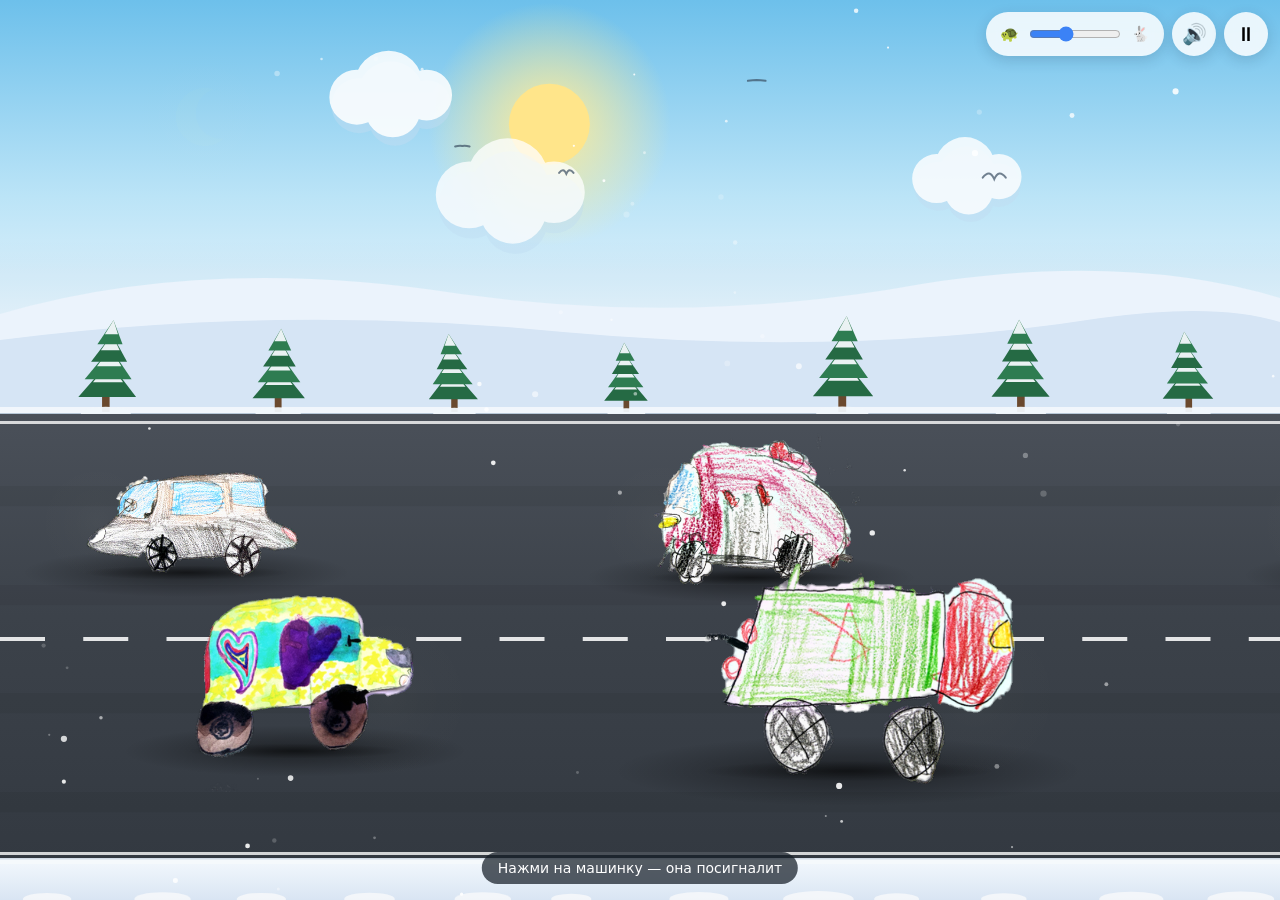
<file: index.html>
<!doctype html>
<html lang="ru">
<head>
  <meta charset="utf-8">
  <meta name="viewport" content="width=device-width, initial-scale=1, viewport-fit=cover">
  <meta name="theme-color" content="#bfe8fb">
  <meta name="road-build" content="2026-11-27-3">
  <title>Дорога — машинки едут</title>
  <link rel="stylesheet" href="styles.css?v=20261127-1">
</head>
<body>
  <canvas id="scene" aria-label="Дорога, по которой едут машинки"></canvas>

  <div class="hud">
    <label class="speed" title="Скорость потока">
      <span aria-hidden="true">🐢</span>
      <input id="speed" type="range" min="0.4" max="2" step="0.1" value="1" aria-label="Скорость потока">
      <span aria-hidden="true">🐇</span>
    </label>
    <button id="sound" type="button" aria-label="Выключить звук" aria-pressed="true" title="Звук">🔊</button>
    <button id="pause" type="button" aria-label="Пауза" title="Пауза">⏸</button>
  </div>

  <div id="hint" class="hint">Нажми на машинку — она посигналит</div>
  <div id="toast" class="toast" role="status" aria-live="polite"></div>

  <script src="game.js?v=20261127-14"></script>
</body>
</html>
</file>
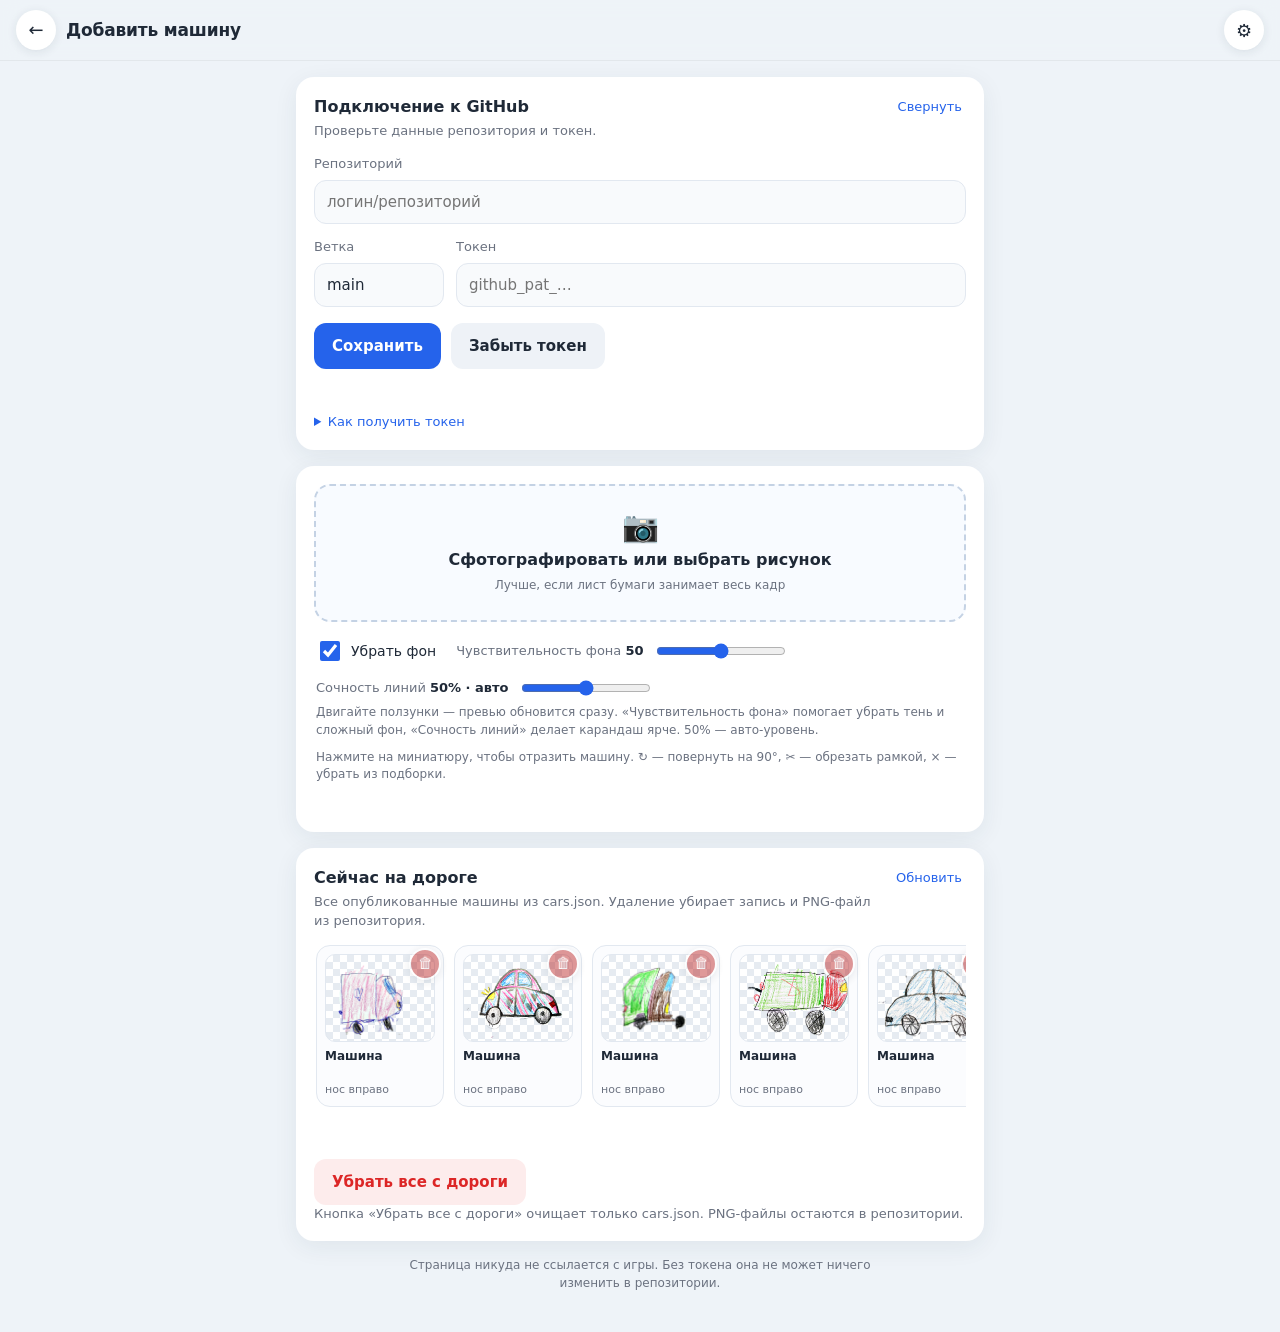
<file: admin.html>
<!doctype html>
<html lang="ru">
<head>
  <meta charset="utf-8">
  <meta name="viewport" content="width=device-width, initial-scale=1, viewport-fit=cover">
  <meta name="theme-color" content="#eef3f8">
  <title>Добавить машину — Дорога</title>
  <link rel="stylesheet" href="admin.css?v=20261127-1">
</head>
<body>
  <header class="topbar">
    <a class="back" href="index.html" aria-label="Вернуться к игре">←</a>
    <h1>Добавить машину</h1>
    <button id="settingsBtn" class="icon-btn" type="button" aria-label="Настройки" title="Настройки">⚙️</button>
  </header>

  <main>
    <section id="settings" class="card settings">
      <div class="card-head">
        <div>
          <h2>Подключение к GitHub</h2>
          <p id="connectionState" class="muted">Проверьте данные репозитория и токен.</p>
        </div>
        <button id="toggleSettings" class="link-btn" type="button" aria-expanded="true">Свернуть</button>
      </div>

      <div id="settingsBody">
        <label class="field">
          <span>Репозиторий</span>
          <input id="repoInput" type="text" placeholder="логин/репозиторий" autocomplete="off" spellcheck="false">
        </label>

        <div class="field-row">
          <label class="field">
            <span>Ветка</span>
            <input id="branchInput" type="text" value="main" autocomplete="off" spellcheck="false">
          </label>
          <label class="field grow">
            <span>Токен</span>
            <input id="tokenInput" type="password" placeholder="github_pat_…" autocomplete="off" spellcheck="false">
          </label>
        </div>

        <div class="row">
          <button id="saveSettings" class="primary" type="button">Сохранить</button>
          <button id="logoutBtn" class="ghost" type="button">Забыть токен</button>
        </div>

        <p id="settingsStatus" class="status" role="status"></p>

        <details class="help">
          <summary>Как получить токен</summary>
          <ol>
            <li>Откройте github.com → <b>Settings</b> → <b>Developer settings</b> → <b>Personal access tokens</b> → <b>Fine-grained tokens</b>.</li>
            <li>Нажмите <b>Generate new token</b>.</li>
            <li>В <b>Repository access</b> выберите <b>Only select repositories</b> и укажите репозиторий с игрой.</li>
            <li>В <b>Repository permissions</b> найдите <b>Contents</b> и поставьте <b>Read and write</b>.</li>
            <li>Создайте токен и скопируйте его сюда.</li>
          </ol>
          <p class="muted">Токен хранится только в этом браузере и не попадает в код сайта. На чужом компьютере не сохраняйте его.</p>
        </details>
      </div>
    </section>

    <section id="uploadCard" class="card">
      <label class="pick" for="fileInput" id="pickLabel">
        <span class="pick-icon" aria-hidden="true">📷</span>
        <span class="pick-title">Сфотографировать или выбрать рисунок</span>
        <span class="pick-hint">Лучше, если лист бумаги занимает весь кадр</span>
      </label>
      <input id="fileInput" type="file" accept="image/*" multiple hidden>

      <div class="options">
        <label class="check">
          <input id="removeBg" type="checkbox" checked>
          <span>Убрать фон</span>
        </label>
        <label class="tol">
          <span>Чувствительность фона <b id="toleranceValue">50</b></span>
          <input id="tolerance" type="range" min="0" max="100" step="5" value="50" aria-label="Чувствительность фона">
        </label>
        <label class="tol">
          <span>Сочность линий <b id="juiceValue">50% · авто</b></span>
          <input id="juice" type="range" min="0" max="100" step="5" value="50" aria-label="Сочность линий">
        </label>
      </div>
      <p class="options-hint muted">Двигайте ползунки — превью обновится сразу. «Чувствительность фона» помогает убрать тень и сложный фон, «Сочность линий» делает карандаш ярче. 50% — авто-уровень.</p>

      <div id="list" class="thumb-strip" aria-label="Выбранные фото"></div>
      <p class="list-hint muted">Нажмите на миниатюру, чтобы отразить машину. ↻ — повернуть на 90°, ✂️ — обрезать рамкой, × — убрать из подборки.</p>

      <div id="actions" class="actions" hidden>
        <button id="addBtn" class="primary big" type="button">Опубликовать на дороге</button>
      </div>

      <p id="status" class="status" role="status"></p>
    </section>

    <section id="roadCard" class="card road-card">
      <div class="card-head">
        <div>
          <h2>Сейчас на дороге</h2>
          <p class="muted">Все опубликованные машины из cars.json. Удаление убирает запись и PNG-файл из репозитория.</p>
        </div>
        <button id="refreshRoadBtn" class="link-btn" type="button">Обновить</button>
      </div>
      <div id="publishedList" class="published-list"></div>
      <p id="roadStatus" class="status" role="status"></p>
      <button id="clearRoadBtn" class="ghost danger" type="button">Убрать все с дороги</button>
      <p class="muted">Кнопка «Убрать все с дороги» очищает только cars.json. PNG-файлы остаются в репозитории.</p>
    </section>

    <section id="doneCard" class="card done" hidden>
      <div class="done-icon" aria-hidden="true">🎉</div>
      <h2>Готово!</h2>
      <p id="doneText"></p>
      <p class="muted">GitHub пересобирает сайт. Игра на компьютере подхватит новые машины сама — обычно в течение минуты.</p>
      <div class="row">
        <a class="primary as-button" href="index.html">Открыть игру</a>
        <button id="againBtn" class="ghost" type="button">Добавить ещё</button>
      </div>
    </section>

    <p class="footnote">Страница никуда не ссылается с игры. Без токена она не может ничего изменить в репозитории.</p>
  </main>

  <div id="cropModal" class="crop-modal" hidden>
    <div class="crop-dialog" role="dialog" aria-modal="true" aria-labelledby="cropTitle">
      <div class="crop-head">
        <strong id="cropTitle">Обрезать фото</strong>
        <button id="cropCancelX" class="crop-close" type="button" aria-label="Закрыть">×</button>
      </div>
      <div id="cropStage" class="crop-stage">
        <img id="cropImage" alt="Исходное фото машины" draggable="false">
        <div id="cropFrame" class="crop-frame" hidden>
          <span class="crop-handle nw" data-handle="nw"></span>
          <span class="crop-handle ne" data-handle="ne"></span>
          <span class="crop-handle sw" data-handle="sw"></span>
          <span class="crop-handle se" data-handle="se"></span>
          <span class="crop-grid" aria-hidden="true"></span>
        </div>
      </div>
      <div class="crop-actions">
        <button id="cropReset" class="crop-ghost" type="button">Сбросить</button>
        <button id="cropCancel" class="crop-ghost" type="button">Отмена</button>
        <button id="cropApply" class="crop-primary" type="button">Применить</button>
      </div>
    </div>
  </div>

  <script src="image-processing.js?v=20261127-21"></script>
  <script src="admin.js?v=20261127-11"></script>
</body>
</html>
</file>
<file: styles.css>
*,
*::before,
*::after {
  box-sizing: border-box;
}

html,
body {
  margin: 0;
  height: 100%;
  overflow: hidden;
  background: #bfe8fb;
  font-family: system-ui, -apple-system, "Segoe UI", Roboto, sans-serif;
  overscroll-behavior: none;
  -webkit-tap-highlight-color: transparent;
}

#scene {
  position: fixed;
  inset: 0;
  display: block;
  width: 100%;
  height: 100%;
  touch-action: manipulation;
  cursor: pointer;
}

.hud {
  position: fixed;
  top: max(12px, env(safe-area-inset-top));
  right: max(12px, env(safe-area-inset-right));
  display: flex;
  align-items: center;
  gap: 8px;
  z-index: 2;
}

.hud button,
.speed {
  height: 44px;
  border: 0;
  border-radius: 999px;
  background: rgba(255, 255, 255, 0.84);
  box-shadow: 0 4px 14px rgba(20, 40, 60, 0.16);
  backdrop-filter: blur(8px);
  -webkit-backdrop-filter: blur(8px);
}

.hud button {
  width: 44px;
  padding: 0;
  font-size: 20px;
  line-height: 1;
  cursor: pointer;
  transition: transform 0.12s ease, background 0.12s ease;
}

.hud button:hover {
  background: rgba(255, 255, 255, 0.96);
}

.hud button:active {
  transform: scale(0.93);
}

.hud button[aria-pressed="false"] {
  opacity: 0.6;
}

.speed {
  display: flex;
  align-items: center;
  gap: 8px;
  padding: 0 14px;
  font-size: 15px;
  user-select: none;
}

.speed input {
  width: 92px;
  accent-color: #3b82f6;
  cursor: pointer;
}

.hint {
  position: fixed;
  left: 50%;
  bottom: max(16px, env(safe-area-inset-bottom));
  transform: translateX(-50%);
  padding: 8px 16px;
  border-radius: 999px;
  background: rgba(22, 30, 40, 0.72);
  color: #fff;
  font-size: 14px;
  white-space: nowrap;
  pointer-events: none;
  transition: opacity 0.7s ease;
  z-index: 2;
}

.hint.is-hidden {
  opacity: 0;
}

.toast {
  position: fixed;
  left: 50%;
  top: max(68px, calc(env(safe-area-inset-top) + 60px));
  transform: translate(-50%, -8px);
  max-width: min(90vw, 420px);
  padding: 10px 18px;
  border-radius: 999px;
  background: rgba(22, 30, 40, 0.84);
  color: #fff;
  font-size: 14px;
  text-align: center;
  opacity: 0;
  pointer-events: none;
  transition: opacity 0.35s ease, transform 0.35s ease;
  z-index: 3;
}

.toast.is-visible {
  opacity: 1;
  transform: translate(-50%, 0);
}

@media (max-width: 560px) {
  .speed {
    display: none;
  }
}

@media (prefers-reduced-motion: reduce) {
  .hud button {
    transition: none;
  }
  .hint {
    transition: none;
  }
}
</file>
<file: admin.css>
:root {
  --bg: #eef3f8;
  --card: #ffffff;
  --ink: #1f2937;
  --muted: #6b7280;
  --line: #e2e8f0;
  --primary: #2563eb;
  --primary-dark: #1d4ed8;
  --danger: #dc2626;
  --ok: #15803d;
  --warn: #b45309;
  --radius: 18px;
}

*,
*::before,
*::after {
  box-sizing: border-box;
}

html {
  -webkit-text-size-adjust: 100%;
}

body {
  margin: 0;
  min-height: 100%;
  background: var(--bg);
  color: var(--ink);
  font-family: system-ui, -apple-system, "Segoe UI", Roboto, sans-serif;
  font-size: 16px;
  line-height: 1.45;
}

.topbar {
  position: sticky;
  top: 0;
  z-index: 5;
  display: flex;
  align-items: center;
  gap: 10px;
  padding: max(10px, env(safe-area-inset-top)) 16px 10px;
  background: rgba(238, 243, 248, 0.92);
  backdrop-filter: blur(10px);
  -webkit-backdrop-filter: blur(10px);
  border-bottom: 1px solid rgba(0, 0, 0, 0.05);
}

.topbar h1 {
  flex: 1;
  margin: 0;
  font-size: 17px;
  font-weight: 700;
  letter-spacing: -0.01em;
}

.back,
.icon-btn {
  display: inline-flex;
  align-items: center;
  justify-content: center;
  width: 40px;
  height: 40px;
  border: 0;
  border-radius: 50%;
  background: #fff;
  color: var(--ink);
  font-size: 18px;
  text-decoration: none;
  box-shadow: 0 2px 10px rgba(30, 50, 70, 0.1);
  cursor: pointer;
}

.back:active,
.icon-btn:active {
  transform: scale(0.94);
}

main {
  max-width: 720px;
  margin: 0 auto;
  padding: 16px 16px 40px;
}

.card {
  background: var(--card);
  border-radius: var(--radius);
  padding: 18px;
  margin-bottom: 16px;
  box-shadow: 0 6px 24px rgba(30, 50, 70, 0.07);
}

.card-head {
  display: flex;
  align-items: flex-start;
  gap: 12px;
  justify-content: space-between;
}

.card h2 {
  margin: 0 0 4px;
  font-size: 16px;
  font-weight: 700;
}

.muted {
  margin: 0;
  color: var(--muted);
  font-size: 13px;
}

.link-btn {
  flex: 0 0 auto;
  border: 0;
  background: none;
  color: var(--primary);
  font-size: 13px;
  padding: 4px;
  cursor: pointer;
}

.field {
  display: flex;
  flex-direction: column;
  gap: 6px;
  margin-top: 14px;
  font-size: 13px;
  color: var(--muted);
}

.field-row {
  display: flex;
  gap: 12px;
}

.field-row .field {
  margin-top: 14px;
}

.field.grow {
  flex: 1;
}

.field input {
  width: 100%;
  min-height: 44px;
  padding: 10px 12px;
  border: 1px solid var(--line);
  border-radius: 12px;
  background: #f8fafc;
  color: var(--ink);
  font-size: 15px;
  font-family: inherit;
}

.field input:focus {
  outline: 2px solid rgba(37, 99, 235, 0.35);
  border-color: var(--primary);
  background: #fff;
}

#branchInput {
  max-width: 130px;
}

.row {
  display: flex;
  flex-wrap: wrap;
  gap: 10px;
  margin-top: 16px;
}

button,
.as-button {
  font-family: inherit;
}

.primary,
.ghost {
  min-height: 46px;
  padding: 11px 18px;
  border-radius: 12px;
  border: 0;
  font-size: 15px;
  font-weight: 600;
  cursor: pointer;
}

.primary {
  background: var(--primary);
  color: #fff;
}

.primary:hover {
  background: var(--primary-dark);
}

.primary:disabled {
  background: #a9b8d4;
  cursor: default;
}

.ghost {
  background: #eef2f7;
  color: var(--ink);
}

.ghost.danger {
  background: #fdecec;
  color: var(--danger);
}

.ghost.danger:hover {
  background: #fbdcdc;
}

.ghost:disabled {
  opacity: 0.5;
  cursor: default;
}

.road-card .ghost {
  margin-top: 14px;
}

.as-button {
  display: inline-flex;
  align-items: center;
  justify-content: center;
  text-decoration: none;
}

.big {
  width: 100%;
  min-height: 52px;
  font-size: 16px;
}

.help {
  margin-top: 14px;
  font-size: 13px;
  color: var(--muted);
}

.help summary {
  cursor: pointer;
  color: var(--primary);
}

.help ol {
  padding-left: 18px;
}

.help li {
  margin: 6px 0;
}

.pick {
  display: flex;
  flex-direction: column;
  align-items: center;
  gap: 6px;
  padding: 26px 16px;
  border: 2px dashed #c4d2e4;
  border-radius: 16px;
  background: #f8fbff;
  text-align: center;
  cursor: pointer;
  transition: border-color 0.15s ease, background 0.15s ease;
}

.pick:hover,
.pick.is-over {
  border-color: var(--primary);
  background: #eef5ff;
}

.pick-icon {
  font-size: 30px;
  line-height: 1;
}

.pick-title {
  font-size: 16px;
  font-weight: 600;
}

.pick-hint {
  font-size: 12px;
  color: var(--muted);
}

.options {
  display: flex;
  flex-wrap: wrap;
  align-items: center;
  gap: 14px 20px;
  margin: 16px 2px 4px;
  font-size: 14px;
}

.options-hint {
  margin: 6px 2px 0;
  font-size: 12px;
}

.check {
  display: inline-flex;
  align-items: center;
  gap: 8px;
  cursor: pointer;
  user-select: none;
}

.check input {
  width: 20px;
  height: 20px;
  accent-color: var(--primary);
}

.tol {
  display: inline-flex;
  align-items: center;
  gap: 10px;
  color: var(--muted);
  font-size: 13px;
}

.tol input {
  width: 130px;
  accent-color: var(--primary);
}

.tol b {
  font-weight: 600;
  color: var(--ink);
}

.list {
  display: flex;
  flex-direction: column;
  gap: 12px;
  margin-top: 14px;
}

.list-hint {
  margin: 10px 2px 0;
  font-size: 12px;
}

.item {
  display: flex;
  gap: 14px;
  padding: 12px;
  border: 1px solid var(--line);
  border-radius: 14px;
  background: #fbfcfe;
}

.item.is-error {
  border-color: #fecaca;
  background: #fff7f7;
}

.preview-wrap {
  flex: 0 0 190px;
  display: flex;
  flex-direction: column;
  gap: 6px;
}

.preview {
  position: relative;
  width: 100%;
  height: 140px;
  border: 1px solid var(--line);
  border-radius: 10px;
  background-color: #fff;
  background-image:
    linear-gradient(45deg, #e6ebf1 25%, transparent 25%),
    linear-gradient(-45deg, #e6ebf1 25%, transparent 25%),
    linear-gradient(45deg, transparent 75%, #e6ebf1 75%),
    linear-gradient(-45deg, transparent 75%, #e6ebf1 75%);
  background-size: 18px 18px;
  background-position: 0 0, 0 9px, 9px -9px, -9px 0;
  overflow: hidden;
  display: flex;
  align-items: center;
  justify-content: center;
}

.preview.is-road {
  background: #3d434b;
  background-image: none;
}

.preview img {
  max-width: 100%;
  max-height: 100%;
  display: block;
  transition: transform 0.2s ease;
}

.preview .placeholder {
  color: #6b7280;
  font-size: 12px;
  text-align: center;
  padding: 6px;
}

.preview.is-road .placeholder {
  color: #cbd5e1;
}

.preview-badge {
  position: absolute;
  left: 6px;
  bottom: 6px;
  z-index: 2;
  padding: 3px 8px;
  border-radius: 999px;
  font-size: 11px;
  font-weight: 600;
  line-height: 1.4;
}

.preview-badge.ok {
  background: rgba(21, 128, 61, 0.92);
  color: #fff;
}

.preview-badge.warn {
  background: rgba(180, 83, 9, 0.94);
  color: #fff;
}

.preview-badge[hidden],
.preview-toggle[hidden] {
  display: none;
}

.preview-toggle {
  position: absolute;
  top: 6px;
  right: 6px;
  z-index: 2;
  min-height: 26px;
  padding: 3px 9px;
  border: 0;
  border-radius: 999px;
  background: rgba(17, 24, 39, 0.74);
  color: #fff;
  font-size: 11px;
  font-weight: 600;
  cursor: pointer;
}

.preview-toggle:active {
  transform: scale(0.96);
}

.preview-caption {
  color: var(--muted);
  font-size: 11px;
  text-align: center;
}

.fields {
  flex: 1;
  min-width: 0;
  display: flex;
  flex-direction: column;
  gap: 8px;
}

.fields input {
  width: 100%;
  min-height: 40px;
  padding: 8px 10px;
  border: 1px solid var(--line);
  border-radius: 10px;
  background: #fff;
  font: inherit;
  font-size: 15px;
}

.item-actions {
  display: flex;
  gap: 8px;
}

.item-actions button {
  min-height: 36px;
  padding: 6px 12px;
  border: 0;
  border-radius: 9px;
  background: #eef2f7;
  color: var(--ink);
  font-size: 13px;
  cursor: pointer;
}

.item-actions button:disabled {
  opacity: 0.45;
  cursor: default;
}

.item-actions .remove {
  background: #fdecec;
  color: var(--danger);
}

.item-status {
  margin: 0;
  font-size: 12px;
  color: var(--warn);
}

.item-status.error {
  color: var(--danger);
}

.actions {
  margin-top: 16px;
}

.actions[hidden],
.done[hidden] {
  display: none;
}

.status {
  margin: 12px 0 0;
  min-height: 18px;
  font-size: 13px;
  color: var(--muted);
}

.status.error {
  color: var(--danger);
}

.status.ok {
  color: var(--ok);
}

.done {
  text-align: center;
}

.done-icon {
  font-size: 34px;
}

.done .row {
  justify-content: center;
}

.footnote {
  max-width: 520px;
  margin: 0 auto;
  text-align: center;
  color: var(--muted);
  font-size: 12px;
}

/* ============================================================
   Лента выбранных фото
   ============================================================ */

.thumb-strip {
  display: flex;
  gap: 12px;
  margin-top: 14px;
  padding: 2px 2px 10px;
  overflow-x: auto;
  overscroll-behavior-x: contain;
  scrollbar-width: thin;
}

.thumb-strip:empty {
  display: none;
}

.edit-thumb {
  flex: 0 0 132px;
  width: 132px;
  display: flex;
  flex-direction: column;
  gap: 6px;
  padding: 8px;
  border: 1px solid var(--line);
  border-radius: 14px;
  background: #fbfcfe;
}

.edit-thumb.is-error {
  border-color: #fecaca;
  background: #fff7f7;
}

.edit-thumb.is-busy .edit-preview {
  opacity: 0.6;
}

.thumb-preview-wrap {
  position: relative;
}

.edit-preview {
  position: relative;
  display: flex;
  align-items: center;
  justify-content: center;
  width: 100%;
  height: 96px;
  padding: 4px;
  border: 1px solid var(--line);
  border-radius: 10px;
  background-color: #fff;
  background-image:
    linear-gradient(45deg, #e6ebf1 25%, transparent 25%),
    linear-gradient(-45deg, #e6ebf1 25%, transparent 25%),
    linear-gradient(45deg, transparent 75%, #e6ebf1 75%),
    linear-gradient(-45deg, transparent 75%, #e6ebf1 75%);
  background-size: 14px 14px;
  background-position: 0 0, 0 7px, 7px -7px, -7px 0;
  overflow: hidden;
  cursor: pointer;
}

.edit-preview img {
  max-width: 100%;
  max-height: 100%;
  display: block;
  transition: transform 0.2s ease;
}

.edit-preview .placeholder {
  color: #6b7280;
  font-size: 11px;
  text-align: center;
  padding: 4px;
}

.thumb-badge {
  position: absolute;
  left: 5px;
  bottom: 5px;
  z-index: 2;
  padding: 1px 6px;
  border-radius: 999px;
  font-size: 10px;
  font-weight: 700;
  line-height: 1.5;
}

.thumb-badge.ok {
  background: rgba(21, 128, 61, 0.92);
  color: #fff;
}

.thumb-badge.warn {
  background: rgba(180, 83, 9, 0.94);
  color: #fff;
}

.thumb-badge[hidden] {
  display: none;
}

.thumb-flip-mark {
  position: absolute;
  right: 5px;
  bottom: 5px;
  z-index: 2;
  padding: 1px 5px;
  border-radius: 999px;
  background: rgba(17, 24, 39, 0.66);
  color: #fff;
  font-size: 10px;
  line-height: 1.5;
  pointer-events: none;
}

.edit-remove {
  position: absolute;
  top: -7px;
  right: -7px;
  z-index: 3;
  width: 24px;
  height: 24px;
  padding: 0;
  border: 2px solid #fff;
  border-radius: 50%;
  background: #374151;
  color: #fff;
  font: inherit;
  font-size: 15px;
  line-height: 1;
  cursor: pointer;
}

.edit-remove:disabled,
.edit-tool:disabled {
  opacity: 0.45;
  cursor: default;
}

.thumb-tools {
  display: flex;
  gap: 5px;
}

.edit-tool {
  flex: 1;
  min-height: 30px;
  padding: 3px 0;
  border: 1px solid var(--line);
  border-radius: 8px;
  background: #fff;
  color: var(--ink);
  font: inherit;
  font-size: 14px;
  line-height: 1;
  cursor: pointer;
}

.edit-tool:hover {
  background: #eef5ff;
  border-color: #b9cff2;
}

.edit-name {
  width: 100%;
  min-height: 34px;
  padding: 6px 8px;
  border: 1px solid var(--line);
  border-radius: 8px;
  background: #fff;
  color: var(--ink);
  font: inherit;
  font-size: 13px;
}

.edit-status {
  margin: 0;
  min-height: 14px;
  font-size: 11px;
  line-height: 1.25;
  color: var(--warn);
}

.edit-status.error {
  color: var(--danger);
}

/* ============================================================
   Опубликованные машины
   ============================================================ */

.published-list {
  display: flex;
  gap: 10px;
  margin-top: 12px;
  padding: 2px 2px 10px;
  overflow-x: auto;
  overscroll-behavior-x: contain;
  scrollbar-width: thin;
}

.published-item {
  position: relative;
  flex: 0 0 128px;
  width: 128px;
  padding: 8px;
  border: 1px solid var(--line);
  border-radius: 14px;
  background: #fbfcfe;
}

.published-preview {
  display: flex;
  align-items: center;
  justify-content: center;
  height: 88px;
  border: 1px solid var(--line);
  border-radius: 10px;
  background-color: #fff;
  background-image:
    linear-gradient(45deg, #e6ebf1 25%, transparent 25%),
    linear-gradient(-45deg, #e6ebf1 25%, transparent 25%),
    linear-gradient(45deg, transparent 75%, #e6ebf1 75%),
    linear-gradient(-45deg, transparent 75%, #e6ebf1 75%);
  background-size: 14px 14px;
  background-position: 0 0, 0 7px, 7px -7px, -7px 0;
  overflow: hidden;
}

.published-preview img {
  max-width: 100%;
  max-height: 100%;
  display: block;
}

.published-name {
  margin: 7px 0 0;
  min-height: 31px;
  font-size: 12px;
  font-weight: 600;
  line-height: 1.25;
  overflow: hidden;
  display: -webkit-box;
  -webkit-line-clamp: 2;
  -webkit-box-orient: vertical;
}

.published-facing {
  margin: 2px 0 0;
  color: var(--muted);
  font-size: 11px;
}

.published-delete {
  position: absolute;
  top: 2px;
  right: 2px;
  z-index: 2;
  width: 32px;
  height: 32px;
  padding: 0;
  border: 2px solid #fff;
  border-radius: 50%;
  background: #b91c1c;
  color: #fff;
  font: inherit;
  font-size: 15px;
  line-height: 1;
  cursor: pointer;
  box-shadow: 0 2px 8px rgba(30, 50, 70, 0.22);
}

.published-delete:active {
  transform: scale(0.92);
}

.published-delete:disabled {
  opacity: 0.45;
  cursor: default;
}

.published-empty {
  margin: 8px 2px;
  color: var(--muted);
  font-size: 13px;
}

.road-card .ghost.danger {
  margin-top: 12px;
}

/* ============================================================
   Ручная обрезка
   ============================================================ */

.crop-modal {
  position: fixed;
  inset: 0;
  z-index: 20;
  display: flex;
  align-items: center;
  justify-content: center;
  padding: 14px;
  background: rgba(12, 22, 36, 0.62);
  backdrop-filter: blur(4px);
  -webkit-backdrop-filter: blur(4px);
}

body.crop-open {
  overflow: hidden;
}

.crop-modal[hidden],
.crop-frame[hidden] {
  display: none;
}

.crop-dialog {
  display: flex;
  flex-direction: column;
  gap: 10px;
  width: min(94vw, 760px);
  max-height: calc(100vh - 28px);
  max-height: calc(100dvh - 28px);
  padding: 12px;
  border-radius: 18px;
  background: #fff;
  box-shadow: 0 18px 50px rgba(10, 20, 35, 0.3);
}

.crop-head {
  display: flex;
  align-items: center;
  justify-content: space-between;
  gap: 10px;
  padding: 0 2px;
}

.crop-head strong {
  font-size: 15px;
  font-weight: 700;
}

.crop-close {
  flex: 0 0 auto;
  width: 34px;
  height: 34px;
  padding: 0;
  border: 0;
  border-radius: 50%;
  background: #eef2f7;
  color: var(--ink);
  font: inherit;
  font-size: 20px;
  line-height: 1;
  cursor: pointer;
}

.crop-close:disabled {
  opacity: 0.45;
  cursor: default;
}

.crop-stage {
  position: relative;
  align-self: center;
  max-width: 100%;
  line-height: 0;
  user-select: none;
  -webkit-user-select: none;
  touch-action: none;
}

.crop-stage img {
  display: block;
  width: auto;
  height: auto;
  max-width: 100%;
  max-height: min(62vh, 520px);
  max-height: min(62dvh, 520px);
  border-radius: 10px;
  -webkit-user-drag: none;
  user-select: none;
  -webkit-user-select: none;
}

.crop-frame {
  position: absolute;
  box-sizing: border-box;
  border: 2px solid var(--primary);
  box-shadow: 0 0 0 1px rgba(255, 255, 255, 0.8), 0 0 14px rgba(10, 20, 35, 0.3);
  cursor: move;
  touch-action: none;
}

.crop-grid {
  position: absolute;
  inset: 0;
  pointer-events: none;
  background-image:
    linear-gradient(to right, transparent calc(33.33% - 1px), rgba(255, 255, 255, 0.6) 33.33%, transparent calc(33.33% + 1px)),
    linear-gradient(to right, transparent calc(66.66% - 1px), rgba(255, 255, 255, 0.6) 66.66%, transparent calc(66.66% + 1px)),
    linear-gradient(to bottom, transparent calc(33.33% - 1px), rgba(255, 255, 255, 0.6) 33.33%, transparent calc(33.33% + 1px)),
    linear-gradient(to bottom, transparent calc(66.66% - 1px), rgba(255, 255, 255, 0.6) 66.66%, transparent calc(66.66% + 1px));
}

.crop-handle {
  position: absolute;
  width: 24px;
  height: 24px;
  border: 2px solid var(--primary);
  border-radius: 50%;
  background: #fff;
  box-sizing: border-box;
  touch-action: none;
}

.crop-handle.nw {
  left: -12px;
  top: -12px;
  cursor: nwse-resize;
}

.crop-handle.ne {
  right: -12px;
  top: -12px;
  cursor: nesw-resize;
}

.crop-handle.sw {
  left: -12px;
  bottom: -12px;
  cursor: nesw-resize;
}

.crop-handle.se {
  right: -12px;
  bottom: -12px;
  cursor: nwse-resize;
}

.crop-actions {
  display: flex;
  justify-content: flex-end;
  gap: 8px;
  flex-wrap: wrap;
}

.crop-primary,
.crop-ghost {
  min-height: 40px;
  padding: 8px 16px;
  border: 0;
  border-radius: 11px;
  font: inherit;
  font-size: 14px;
  font-weight: 600;
  cursor: pointer;
}

.crop-primary {
  background: var(--primary);
  color: #fff;
}

.crop-primary:disabled {
  background: #a9b8d4;
  cursor: default;
}

.crop-ghost {
  background: #eef2f7;
  color: var(--ink);
}

.crop-ghost:disabled {
  opacity: 0.5;
  cursor: default;
}

@media (max-width: 560px) {
  .item {
    flex-direction: column;
  }

  .preview-wrap {
    flex-basis: auto;
    width: 100%;
  }

  .preview {
    height: 200px;
  }

  .field-row {
    flex-direction: column;
    gap: 0;
  }

  #branchInput {
    max-width: none;
  }

  .tol {
    width: 100%;
    justify-content: space-between;
  }

  .tol input {
    flex: 1;
  }

  .thumb-strip {
    gap: 10px;
  }

  .edit-thumb {
    flex-basis: 124px;
    width: 124px;
  }

  .published-item {
    flex-basis: 120px;
    width: 120px;
  }

  .crop-dialog {
    width: calc(100vw - 16px);
    padding: 10px;
  }

  .crop-actions button {
    flex: 1;
    min-width: 0;
  }
}
</file>
